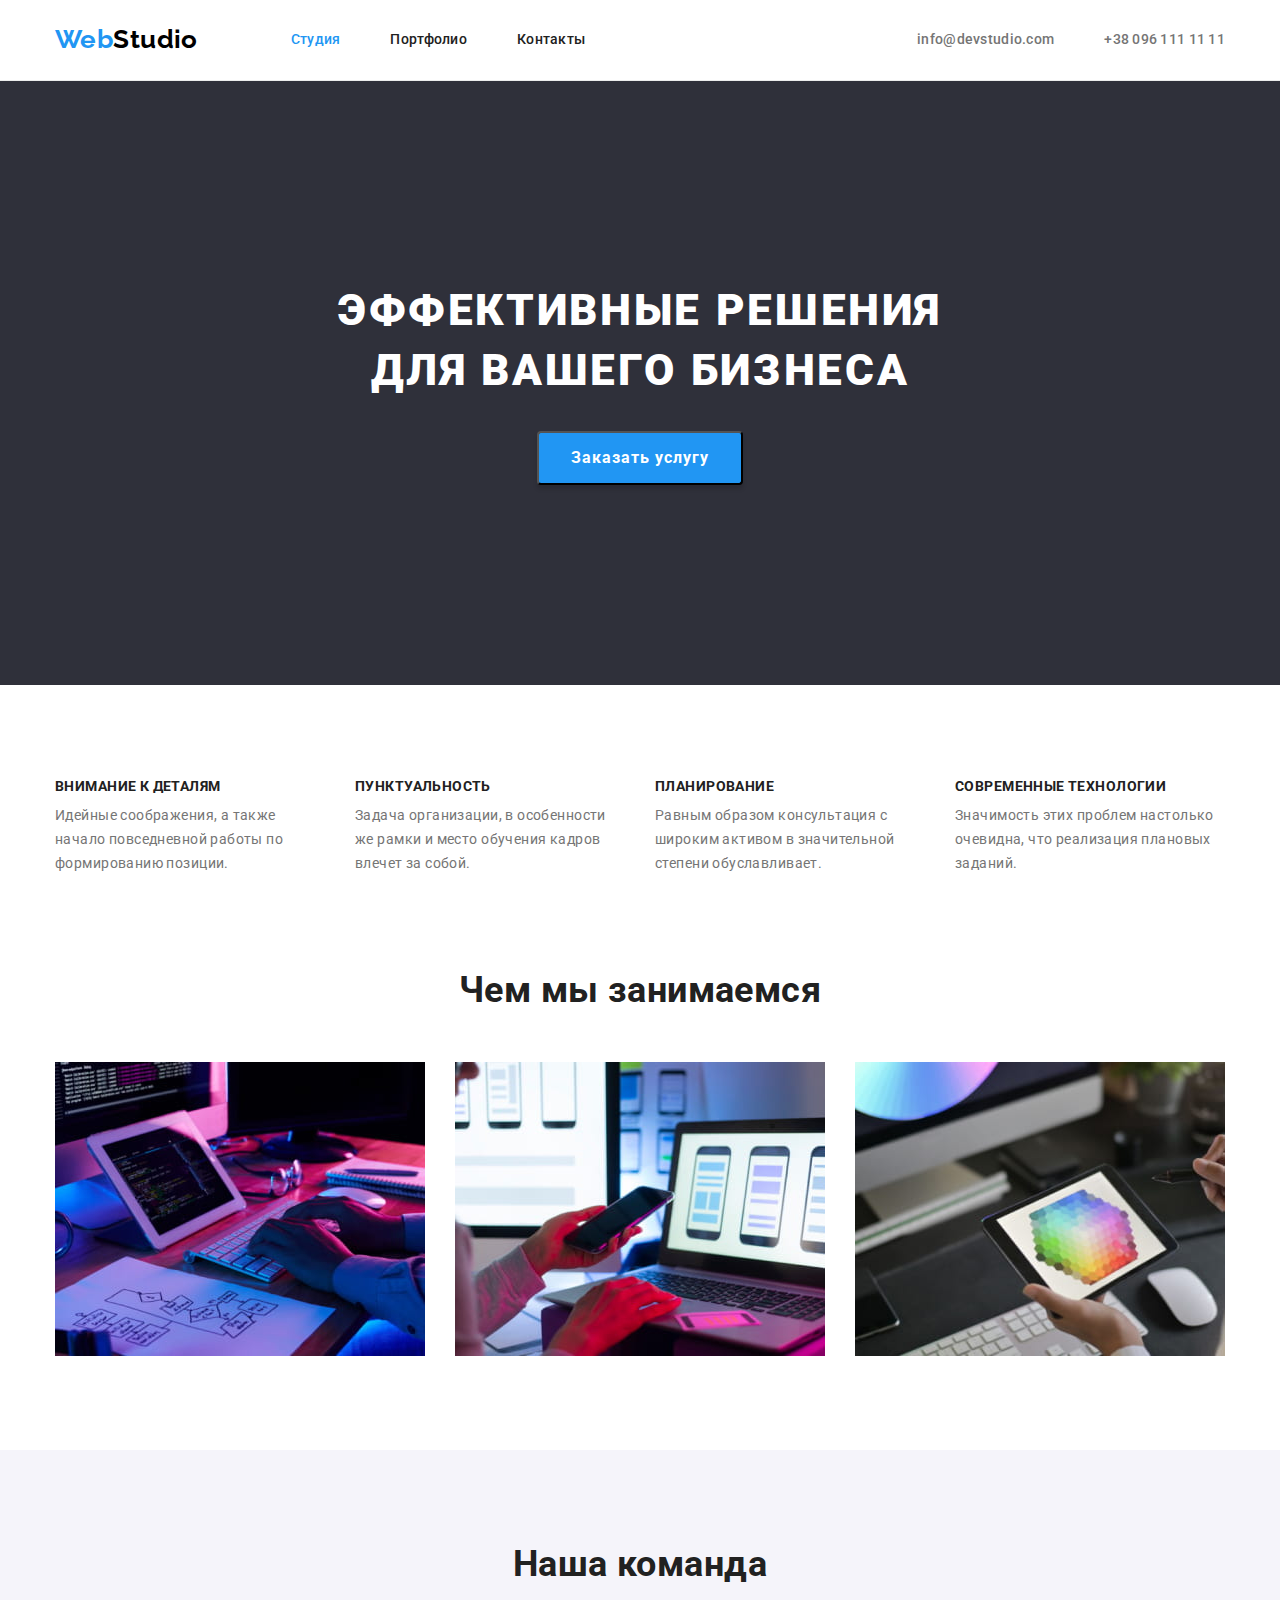
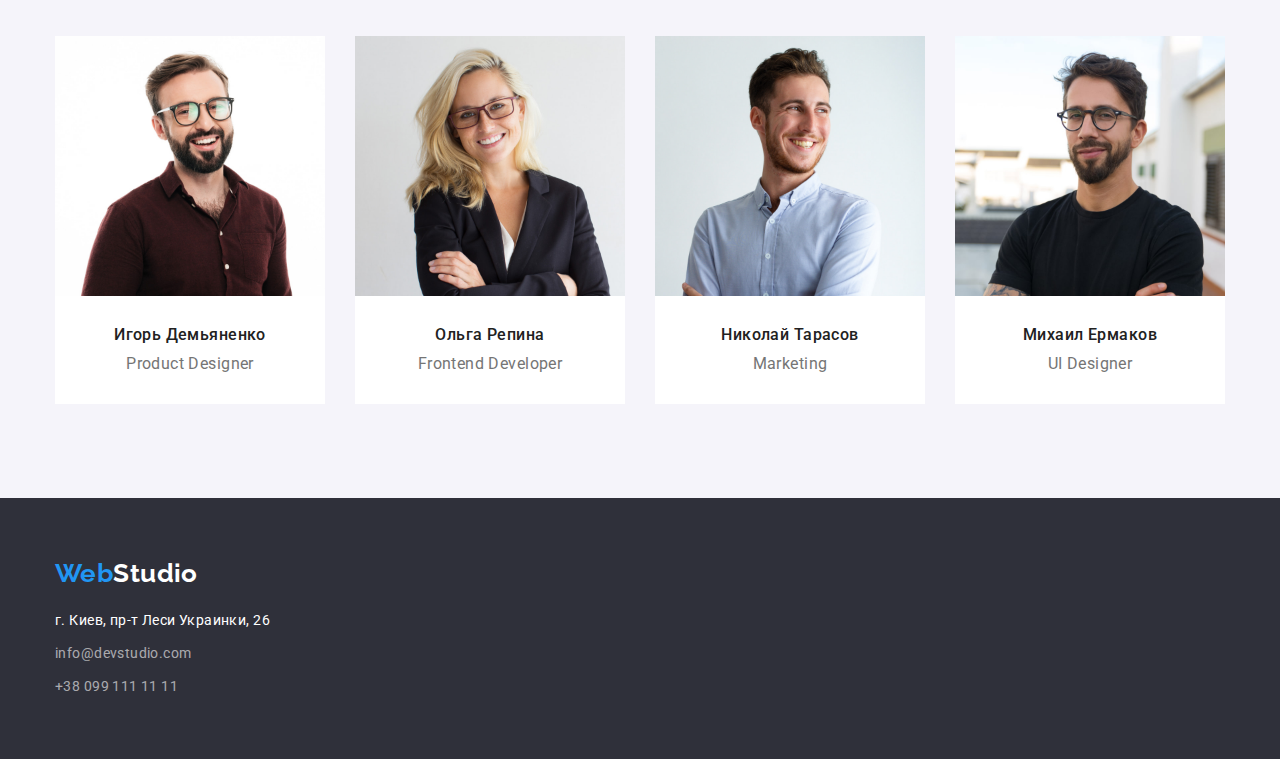
<file: index.html>
<!DOCTYPE html>
<html lang="ru">
<head>
    <meta charset="UTF-8">
    <meta http-equiv="X-UA-Compatible" content="IE=edge">
    <meta name="viewport" content="width=device-width, initial-scale=1.0">
    <title>Студия</title>
    <link rel="preconnect" href="https://fonts.gstatic.com">
    <link href="https://fonts.googleapis.com/css2?family=Raleway:wght@700&family=Roboto:wght@400;500;700;900&display=swap"
        rel="stylesheet" />
    <link rel="stylesheet" href="https://cdnjs.cloudflare.com/ajax/libs/modern-normalize/0.2.0/modern-normalize.min.css" />
    <link rel="stylesheet" href="./css/styles.css"/>
</head>

<body>
  <!--Шапка сайта-->
  <header class="header">
      <div class="container header-content">
        <nav class="all-nav">
            <a class="logo" href="./index.html"><span class="logo-web">Web</span>Studio</a>
            <ul class="list nav-list">
                <li class="item"><a href="./index.html" class="link link-current">Студия</a></li>
                <li class="item"><a href="./portfolio.html" class="link">Портфолио</a></li>
                <li class="item"><a href="" class="link">Контакты</a></li>
            </ul>
        </nav>
        
        <ul class="list contacts-list">
            <li class="item"><a class="contacts" href="mailto:info@devstudio.com">info@devstudio.com</a></li>
            <li class="item"><a class="contacts" href="tel:+380961111111">+38 096 111 11 11</a></li>
        </ul>
      </div>
  </header>  

  <main>
    <!--Герой-->
    <section class="hero">
        <div class="container">
            <h1 class="hero-title">Эффективные решения для вашего бизнеса</h1>
            <button class="button-order" type="button">Заказать услугу</button>
        </div>
        
    </section>
    
    <!--Преимущества-->
    <section class="section">
        <div class="container">
            <h2 class="visually-hidden">Наши преимущества</h2>
            
            <ul class="list benefits-list">
                <li class="benefits-item">
                    <h3 class="section-item">Внимание к деталям</h3>
                    <p>
                        Идейные соображения, а также начало повседневной работы по формированию позиции.
                    </p>
                </li>
                <li class="benefits-item">
                    <h3 class="section-item">Пунктуальность</h3>
                    <p>
                        Задача организации, в особенности же рамки и место обучения кадров влечет за собой.
                    </p>
                </li>
                <li class="benefits-item">
                    <h3 class="section-item">Планирование</h3>
                    <p>
                        Равным образом консультация с широким активом в значительной степени обуславливает.
                    </p>
                </li>
                <li class="benefits-item">
                    <h3 class="section-item">Современные технологии</h3>
                    <p>
                        Значимость этих проблем настолько очевидна, что реализация плановых заданий.
                    </p>
                </li>
            </ul>
        </div>
        
    </section>
    
    <!--Чем мы занимаемся-->
    <section class="section-doing">
       <div class="container">
           <h2 class="section-title">Чем мы занимаемся</h2>
    <ul class="list doing-list">
        <li class="doing-item"><img src="./images/box1.jpg" alt="Процесс создания сайта" width="370" /></li>
        <li class="doing-item"><img src="./images/box2.jpg" alt="Оптимизация сайта под мобильный телефон" width="370" /></li>
        <li class="doing-item"><img src="./images/box3.jpg" alt="Выбор цвета на планшете" width="370" /></li>
    </ul>
</div>
    </section>
    
    <!--Наша команда-->
    <section class="section team">
        <div class="container">
            <h2 class="section-title">Наша команда</h2>
            <ul class="list team-list">
                <li class="team-item">
                    <img src="./images/img1.jpg" alt="Игорь Демьяненко" width="270" />
                    <div class="team-footer">
                        <h3 class="team-name">Игорь Демьяненко</h3>
                        <p class="team-position" lang="en">Product Designer</p>
                    </div>
                   
                </li>
                <li class="team-item">
                    <img src="./images/img2.jpg" alt="Ольга Репина" width="270" />
                    <div class="team-footer">
                        <h3 class="team-name">Ольга Репина</h3>
                        <p class="team-position" lang="en">Frontend Developer</p>
                    </div>
                    
                </li>
                <li class="team-item">
                    <img src="./images/img3.jpg" alt="Николай Тарасов" width="270" />
                    <div class="team-footer">
                        <h3 class="team-name">Николай Тарасов</h3>
                        <p class="team-position" lang="en">Marketing</p>
                    </div>
                    
                </li>
                <li class="team-item">
                    <img src="./images/img4.jpg" alt="Михаил Ермаков" width="270" />
                    <div class="team-footer">
                        <h3 class="team-name">Михаил Ермаков</h3>
                        <p class="team-position" lang="en">UI Designer</p>
                    </div>
                    
                </li>
            </ul>
        </div>        
    </section>
  </main>

 <!--Подвал сайта-->
    <footer class="footer">
    <div class="container">
        <a class="logo-footer" href="./index.html"><span class="logo-web">Web</span>Studio</a>
        <address class="address">г. Киев, пр-т Леси Украинки, 26</address>
        <ul class="list">
            <li class="address-item"><a class="contacts-footer" href="mailto:info@devstudio.com">info@devstudio.com</a>
            </li>
            <li class="address-item"><a class="contacts-footer" href="tel:+380991111111">+38 099 111 11 11</a></li>
        </ul>
    </div>
    </footer>
</body>
</html>
</file>
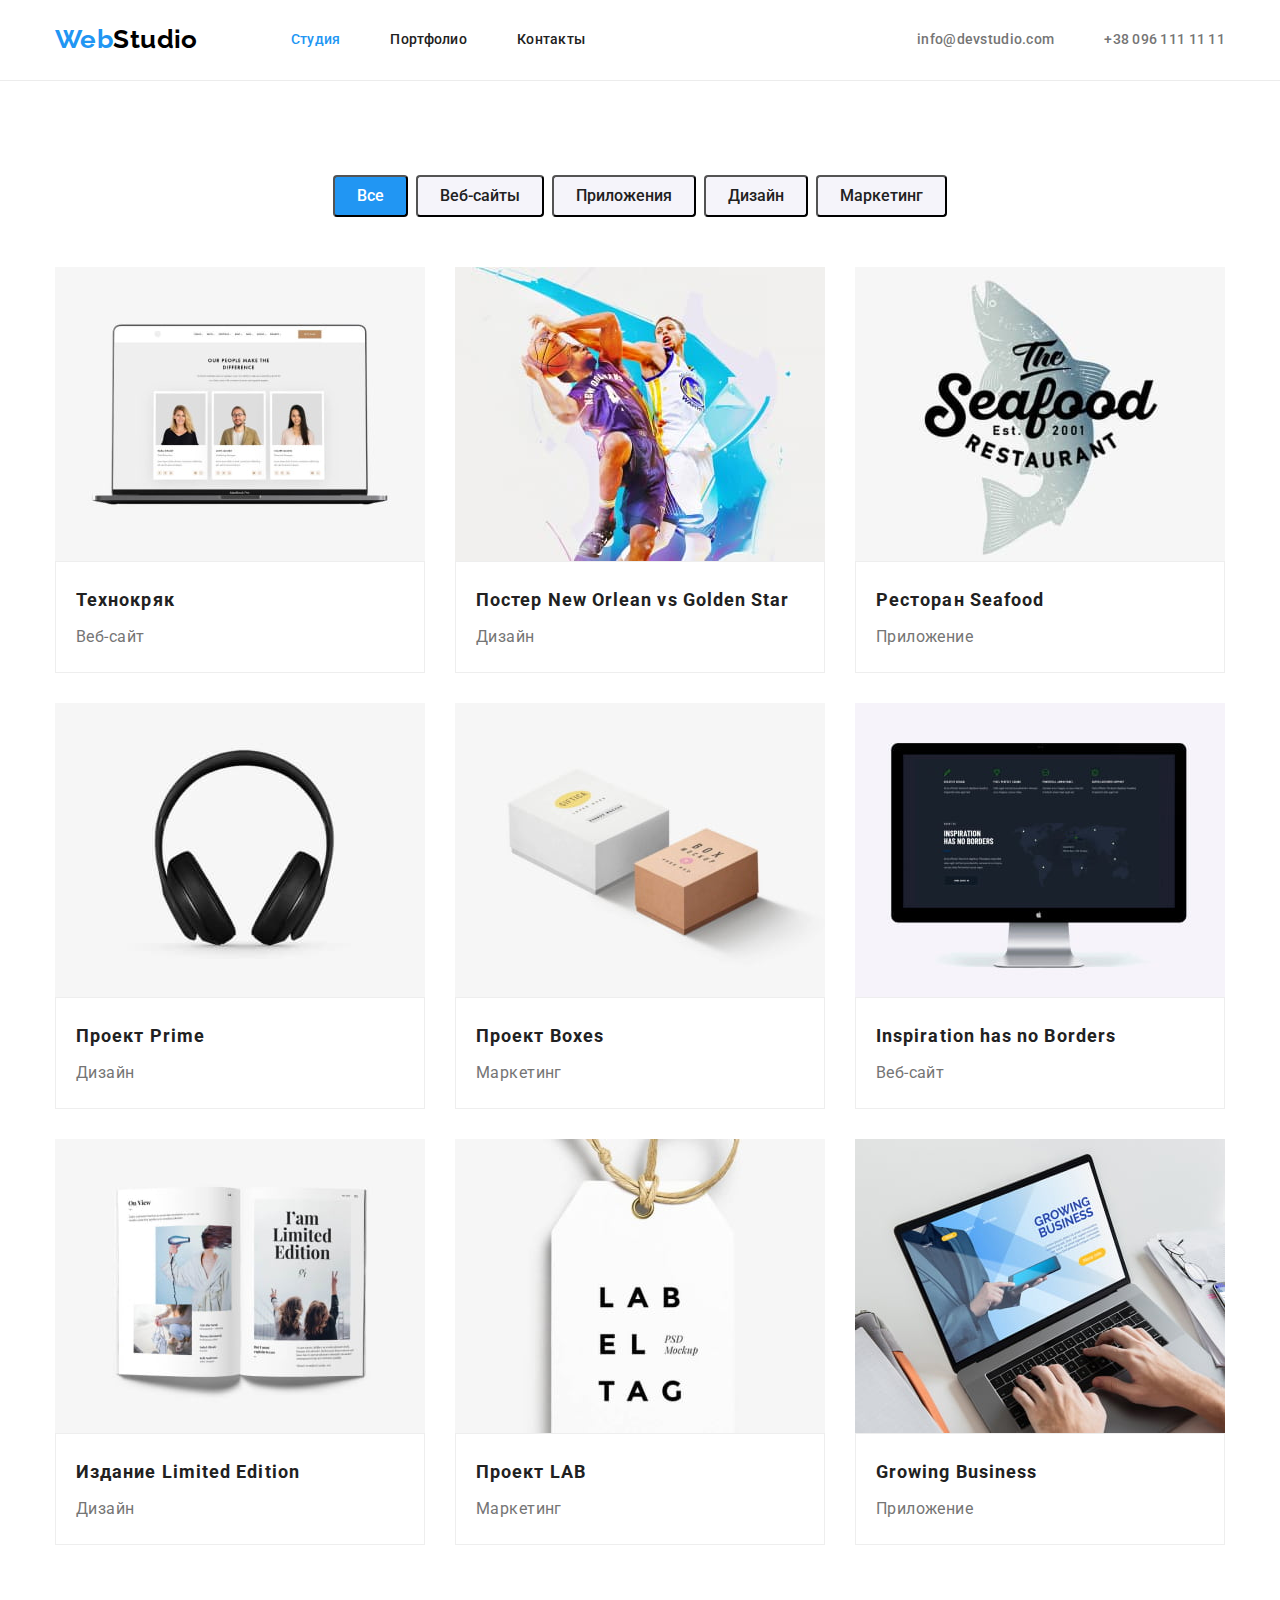
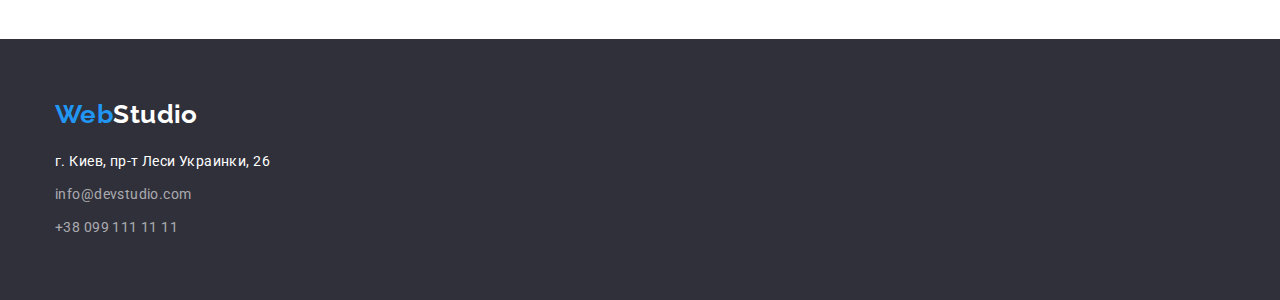
<file: portfolio.html>
<!DOCTYPE html>
<html lang="ru">

<head>
    <meta charset="UTF-8">
    <meta http-equiv="X-UA-Compatible" content="IE=edge">
    <meta name="viewport" content="width=device-width, initial-scale=1.0">
    <title>Портфолио</title>
    <link rel="preconnect" href="https://fonts.gstatic.com">
    <link href="https://fonts.googleapis.com/css2?family=Raleway:wght@700&family=Roboto:wght@400;500;700;900&display=swap"
        rel="stylesheet" />
    <link rel="stylesheet" href="https://cdnjs.cloudflare.com/ajax/libs/modern-normalize/0.2.0/modern-normalize.min.css" />
    <link rel="stylesheet" href="./css/styles.css" />
</head>

<body>
    <!--Шапка сайта-->
<header class="header">
    <div class="container header-content">
        <nav class="all-nav">
            <a class="logo" href="./index.html"><span class="logo-web">Web</span>Studio</a>
            <ul class="list nav-list">
                <li class="item"><a href="./index.html" class="link link-current">Студия</a></li>
                <li class="item"><a href="./portfolio.html" class="link">Портфолио</a></li>
                <li class="item"><a href="" class="link">Контакты</a></li>
            </ul>
        </nav>

        <ul class="list contacts-list">
            <li class="item"><a class="contacts" href="mailto:info@devstudio.com">info@devstudio.com</a></li>
            <li class="item"><a class="contacts" href="tel:+380961111111">+38 096 111 11 11</a></li>
        </ul>
    </div>
</header>

<main>
    <section class="section">
        <div class="container">
            <h1 class="visually-hidden">Портфолио</h1>
            <ul class="list filter">
                <li class="filter-item"><button class="button-filter button-current" type="button">Все</button></li>
                <li class="filter-item"><button class="button-filter" type="button">Веб-сайты</button></li>
                <li class="filter-item"><button class="button-filter" type="button">Приложения</button></li>
                <li class="filter-item"><button class="button-filter" type="button">Дизайн</button></li>
                <li class="filter-item"><button class="button-filter" type="button">Маркетинг</button></li>
            </ul>
            <ul class="list portfolio-list">
                <li class="portfolio">
                    <a href="">
                        <img src="./images/portfolio/img1.jpg" alt="" width="370">
                        <div class="portfolio-footer">
                            <h2 class="portfolio-name">Технокряк</h2>
                            <p class="portfolio-description">Веб-сайт</p>
                        </div>
                    </a>
                </li>
                <li class="portfolio">
                    <a href="">
                        <img src="./images/portfolio/img2.jpg" alt="" width="370">
                        <div class="portfolio-footer">
                            <h2 class="portfolio-name">Постер New Orlean vs Golden Star</h2>
                            <p class="portfolio-description">Дизайн</p>
                        </div>
                   </a>
                </li>
                <li class="portfolio">
                    <a href="">
                        <img src="./images/portfolio/img3.jpg" alt="" width="370">
                        <div class="portfolio-footer">
                            <h2 class="portfolio-name">Ресторан Seafood</h2>
                            <p class="portfolio-description">Приложение</p>
                        </div>
                       
                    </a>
                </li>
                <li class="portfolio">
                    <a href="">
                        <img src="./images/portfolio/img4.jpg" alt="" width="370">
                        <div class="portfolio-footer">
                            <h2 class="portfolio-name">Проект Prime</h2>
                            <p class="portfolio-description">Дизайн</p>
                        </div>
                        
                    </a>
                </li>
                <li class="portfolio">
                    <a href="">
                        <img src="./images/portfolio/img5.jpg" alt="" width="370">
                        <div class="portfolio-footer">
                            <h2 class="portfolio-name">Проект Boxes</h2>
                            <p class="portfolio-description">Маркетинг</p>
                        </div>
                        
                    </a>
                </li>
                <li class="portfolio">
                    <a href="">
                        <img src="./images/portfolio/img6.jpg" alt="" width="370">
                        <div class="portfolio-footer">
                            <h2 class="portfolio-name">Inspiration has no Borders</h2>
                            <p class="portfolio-description">Веб-сайт</p>
                        </div>
                        
                    </a>
                </li>
                <li class="portfolio">
                    <a href="">
                        <img src="./images/portfolio/img7.jpg" alt="" width="370">
                        <div class="portfolio-footer">
                            <h2 class="portfolio-name">Издание Limited Edition</h2>
                            <p class="portfolio-description">Дизайн</p>
                        </div>
                        
                    </a>
                </li>
                <li class="portfolio">
                    <a href="">
                        <img src="./images/portfolio/img8.jpg" alt="" width="370">
                        <div class="portfolio-footer">
                            <h2 class="portfolio-name">Проект LAB</h2>
                            <p class="portfolio-description">Маркетинг</p>
                        </div>
                        
                    </a>
                </li>
                <li class="portfolio">
                    <a href="">
                        <img src="./images/portfolio/img9.jpg" alt="" width="370">
                        <div class="portfolio-footer">
                            <h2 class="portfolio-name">Growing Business</h2>
                            <p class="portfolio-description">Приложение</p>
                        </div>
                        
                    </a>
                </li>
            </ul>
        </div>
    </section>
</main>


<!--Подвал сайта-->
<footer class="footer">
    <div class="container">
        <a class="logo-footer" href="./index.html"><span class="logo-web">Web</span>Studio</a>
        <address class="address">г. Киев, пр-т Леси Украинки, 26</address>
        <ul class="list">
            <li class= "address-item"><a class="contacts-footer" href="mailto:info@devstudio.com">info@devstudio.com</a></li>
            <li class= "address-item"><a class="contacts-footer" href="tel:+380991111111">+38 099 111 11 11</a></li>
        </ul>
    </div>
</footer>
</body>

</html>
</file>
<file: css/styles.css>
:root {
  --main-text-color: #757575;
  --title-color: #212121;
  --background-text-color: #ffffff;
  --special-text-color: #2196f3;
  --white-bg-color: #ffffff;
  --dark-bg-color: #2f303a;
  --second-bg-color: #f5f4fa;
  --third-bg-color: #2196f3;
}

html {
  box-sizing: border-box;
}

*,
*::before,
*::after {
  box-sizing: inherit;
}

body {
  font-family: 'Roboto', sans-serif;
  font-style: normal;
  font-weight: 400;
  font-size: 14px;
  line-height: 1.71;
  letter-spacing: 0.03em;
  background-color: var(--white-bg-color);
  color: var(--main-text-color);
}

h1,
h2,
h3,
h4,
h5,
h6,
p {
  margin-top: 0;
}

  p   {
    margin: 0;
  }

img {
  display: block;
  max-width: 100%;
  height: auto;
}

.visually-hidden {
  position: absolute !important;
  clip: rect(1px 1px 1px 1px);
  clip: rect(1px, 1px, 1px, 1px);
  padding: 0 !important;
  border: 0 !important;
  height: 1px !important;
  width: 1px !important;
  overflow: hidden;

  margin: 0;
}

.list {
  margin-top: 0;
  margin-bottom: 0;
  padding-left: 0;
  list-style: none;
}

.container {
  width: 1200px;
  padding-right: 15px;
  padding-left: 15px;
  margin-right: auto;
  margin-left: auto;
 }

 .header {
   border-bottom: 1px solid #ECECEC;
 }

 .header-content {
  display: flex;
  align-items: center;
  
}
.all-nav {
  display: flex; 
 } 

 .logo {
  display: block;
  padding-top: 24px;
  padding-bottom: 25px;
}

 .nav-list {
  display: flex; 
  margin-left: 93px;
 }
 .nav-list .link{
  display: block;
  padding-top: 32px;
  padding-bottom: 32px;
 }

 .nav-list .item:not(:last-child) {
     margin-right: 50px;
 }

 .contacts-list {
  display: flex; 
  margin-left: auto;
 }

 .contacts-list .item:not(:last-child) {
  margin-right: 50px;
 }
 

.link,
.contacts {
  font-weight: 500;
  font-size: 14px;
  line-height: 1.14;
  letter-spacing: 0.02em;
  text-decoration: none;
}

.link {
  color: var(--title-color);
}

.contacts {
  color: inherit;
}

.link-current,
.link:hover,
.link:focus,
.contacts:focus,
.contacts:hover,
.contacts-footer:hover,
.contacts-footer:focus {
  color: var(--special-text-color);
}

.contacts-footer {
  color: rgba(255, 255, 255, 0.6);
  text-decoration: none;
}



 img {
  display: block;
  max-width: 100%;
  height: auto;
}

.logo,
.logo-footer {
  font-family: 'Raleway', sans-serif;
  font-weight: 700;
  font-size: 26px;
  line-height: 1.19;
  text-decoration: none;
}

.logo-web {
  color: var(--special-text-color);
}

.logo-footer {
  color: var(--white-bg-color);
}

.logo {
  color: #000000;
}

.hero {
  text-align: center;
   padding-top: 200px;
  padding-bottom: 200px;
}

.hero,
.footer {
  background-color: var(--dark-bg-color);
}

.hero-title {
  font-weight: 900;
  font-size: 44px;
  line-height: 1.36;
  text-align: center;
  letter-spacing: 0.06em;
  color: var(--background-text-color);

  width: 696px;
  margin: 0 auto 30px;
  
}

.section {
  padding-top: 94px;
  padding-bottom: 94px;
}

.benefits-list{
display: flex;

}

.benefits-item {
  width: 270px;
}

.benefits-item:not(:last-child) {
margin-right: 30px;
}


.section-title {
  font-size: 36px;
  line-height: 1.16;
  text-align: center;

  margin-bottom: 50px;
}

.section-item {
  font-size: 14px;
  line-height: 1.14;
  margin-bottom: 10px;
}

.section-doing {
    padding-bottom: 94px;
}

.doing-list {
  display: flex;
}

.doing-item:not(:last-child) {
margin-right: 30px;
}


.hero-title,
.section-item {
  text-transform: uppercase;
}


.team-list {
  display: flex;
}

.team-item {
  background-color: var(--white-bg-color);
}

.team-item:not(:last-child) {
 margin-right: 30px; 
}

.team-name {
  font-weight: 500;
  font-size: 16px;

  padding-bottom: 10px;
  margin: 0;

}

.section-title,
.section-item,
.team-name {
  color: var(--title-color);
}

.team-position {
  font-size: 16px;
 }

.team-footer {

  padding-top: 30px;
  padding-bottom: 30px;
}

.team {
  background-color: var(--second-bg-color);
}

.team-name,
.team-position {
  line-height: 1.18;
  text-align: center;
}

.footer{
  padding-top: 60px;
  padding-bottom: 60px;
}

.address {
  font-style: normal;
  color: var(--background-text-color);

  margin-top: 20px;
}

.address-item {
  margin-top: 9px;
}

.button-order {
  font-weight: 700;
  font-size: 16px;
  line-height: 1.87;
  text-align: center;
  letter-spacing: 0.06em;
  color: var(--background-text-color);
  background-color: var(--third-bg-color);

  padding: 10px 32px 10px 32px;
  box-shadow: 0px 4px 4px rgba(0, 0, 0, 0.15);
  border-radius: 4px;
}

.button-filter {
  font-weight: 500;
  font-size: 16px;
  line-height: 1.62;
  text-align: center;
  color: var(--title-color);
  background-color: var(--second-bg-color);

  padding: 6px 22px 6px 22px;
   border-radius: 4px;
}

.filter-item:not(:last-child) {
  margin-right: 8px;
}

.button-current {
  color: var(--background-text-color);
  background-color: var(--third-bg-color);
}

.button-order,
.button-filter {
  cursor: pointer;
}

button:focus,
button:hover,
.portfolio:hover,
.portfolio:focus {
  background-color: var(--third-bg-color);
}

.filter {
  display: flex;
  justify-content: center;
  margin-bottom: 50px;
}

a {
  text-decoration: none;
  color: var(--main-text-color);
}

.portfolio-list {
  display: flex;
  flex-wrap: wrap;
  margin-right: -30px;
    margin-bottom: -30px;
}

.portfolio {width: 370px;
    margin-right: 30px;
    margin-bottom: 30px;
    flex-basis: calc((100% - 90px) / 3);
   
}

.portfolio:nth-child(3n) {
margin-right: 0px;
}

.portfolio-footer {
  border: 1px solid #eeeeee;

  padding: 20px 24px 20px 20px;
}




.portfolio-name {
  font-size: 18px;
  line-height: 2;
  letter-spacing: 0.06em;
  color: var(--title-color);

  margin-bottom: 4px;
}

.portfolio-description {
  font-size: 16px;
  line-height: 1.87;
}
</file>
